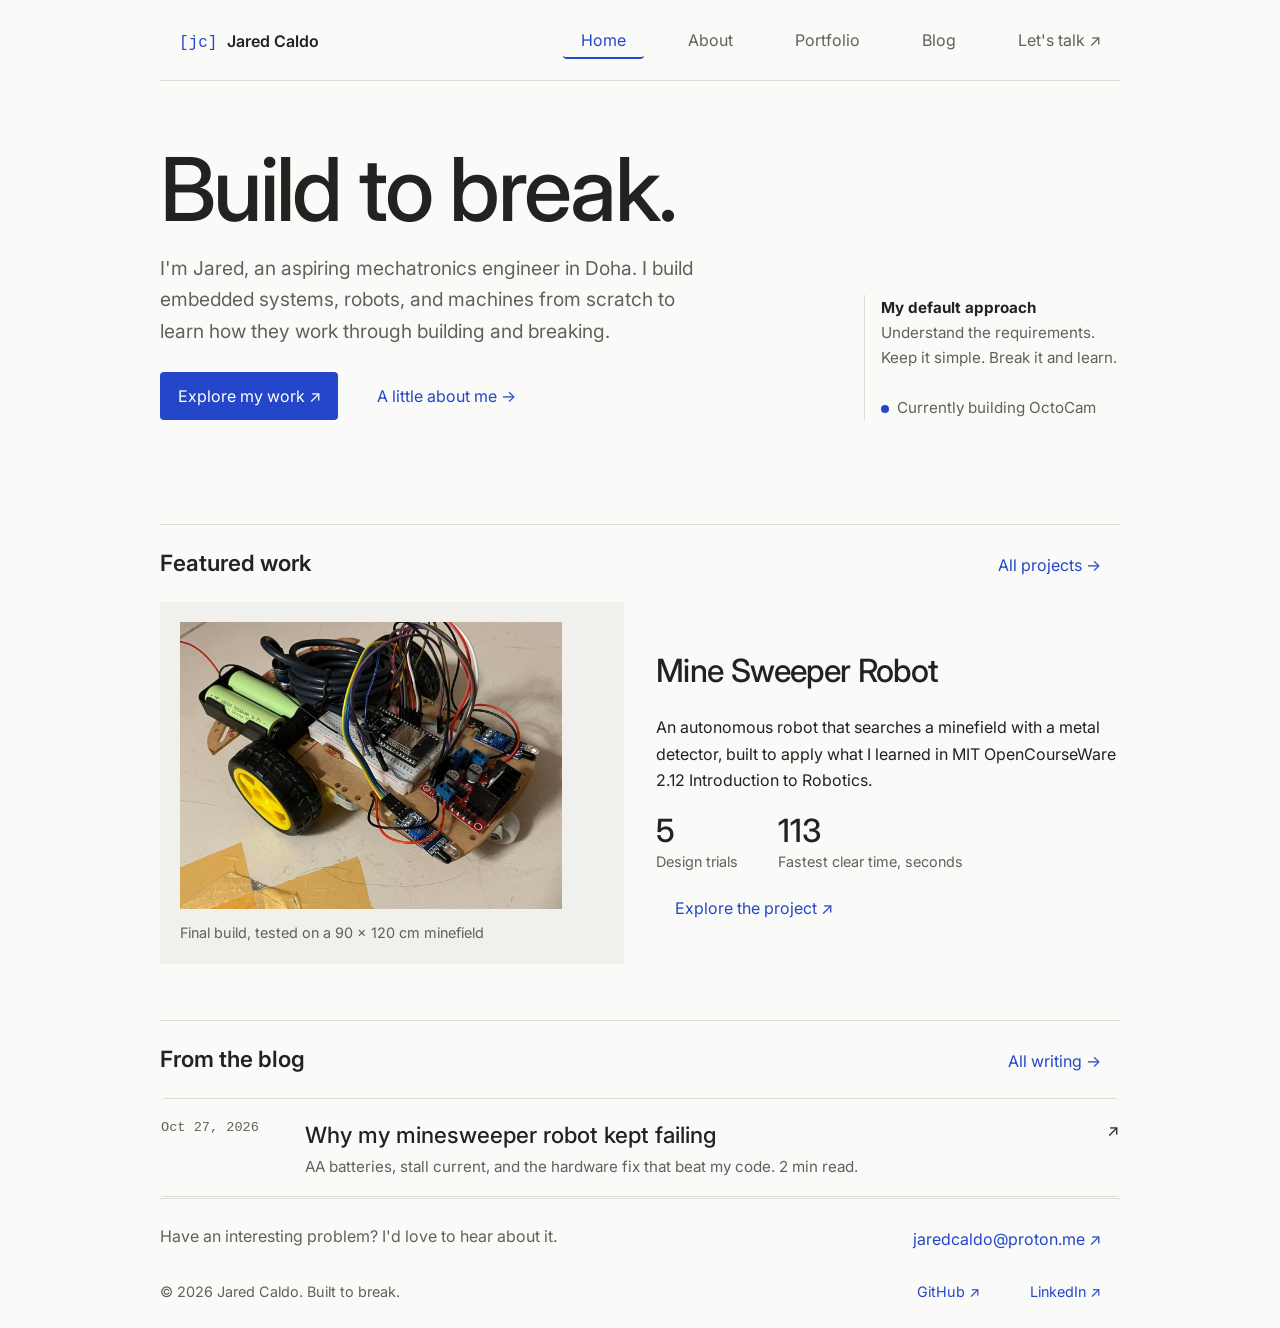
<file: index.html>
<!DOCTYPE html><html lang="en"><head><meta charset="utf-8"><meta name="viewport" content="width=device-width, initial-scale=1">
<title>Jared Caldo | Build to break</title><meta name="description" content="Jared Caldo builds embedded systems, robots, and machines from scratch."><link rel="preconnect" href="https://fonts.googleapis.com"><link rel="preconnect" href="https://fonts.gstatic.com" crossorigin><link rel="stylesheet" href="https://fonts.googleapis.com/css2?family=Inter:wght@400;500;600&display=swap"><link rel="stylesheet" href="/assets/css/style.css"></head>
<body><header class="wrap"><div class="bar"><a class="brand" href="/"><span>[jc]</span>Jared Caldo</a><nav><a href="/" aria-current="page">Home</a><a href="/about/">About</a><a href="/portfolio/">Portfolio</a><a href="/blog/">Blog</a><a href="mailto:jaredcaldo@proton.me">Let's talk ↗</a></nav></div></header>
<main class="wrap">
<div class="hero"><div><h1 class="big">Build to break.</h1><p class="lead">I'm Jared, an aspiring mechatronics engineer in Doha. I build embedded systems, robots, and machines from scratch to learn how they work through building and breaking.</p>
<a class="btn" href="/portfolio/">Explore my work ↗</a><a href="/about/">A little about me →</a></div>
<div class="side"><b>My default approach</b>Understand the requirements. Keep it simple. Break it and learn.<br><br><span class="now">Currently building OctoCam</span></div></div>
<div class="sec"><h2>Featured work</h2><a href="/portfolio/">All projects →</a></div><div class="feat"><div class="panel"><img src="/assets/img/mine-sweeper-final.jpg" alt="Wheeled robot with an ESP32, breadboard wiring, and two 18650 batteries on a two-wheel chassis"><p>Final build, tested on a 90 x 120 cm minefield</p></div><div><h3>Mine Sweeper Robot</h3><p>An autonomous robot that searches a minefield with a metal detector, built to apply what I learned in MIT OpenCourseWare 2.12 Introduction to Robotics.</p>
<div class="stats"><div><b>5</b><span>Design trials</span></div><div><b>113</b><span>Fastest clear time, seconds</span></div></div><a href="/portfolio/mine-sweeper-robot/">Explore the project ↗</a></div></div><div class="sec"><h2>From the blog</h2><a href="/blog/">All writing →</a></div><a class="row" href="/blog/minesweeper-power-problem/"><span class="date">Oct 27, 2026</span><span><strong>Why my minesweeper robot kept failing</strong><small>AA batteries, stall current, and the hardware fix that beat my code. 2 min read.</small></span><span>↗</span></a></main>
<footer class="wrap"><div class="foot"><span>Have an interesting problem? I'd love to hear about it.</span><a href="mailto:jaredcaldo@proton.me">jaredcaldo@proton.me ↗</a></div><div class="foot"><span>© 2026 Jared Caldo. Built to break.</span><span><a href="https://github.com/iluvtaho">GitHub ↗</a> &nbsp; <a href="https://www.linkedin.com/in/jared-caldo-1086653a9">LinkedIn ↗</a></span></div></footer></body></html>
</file>
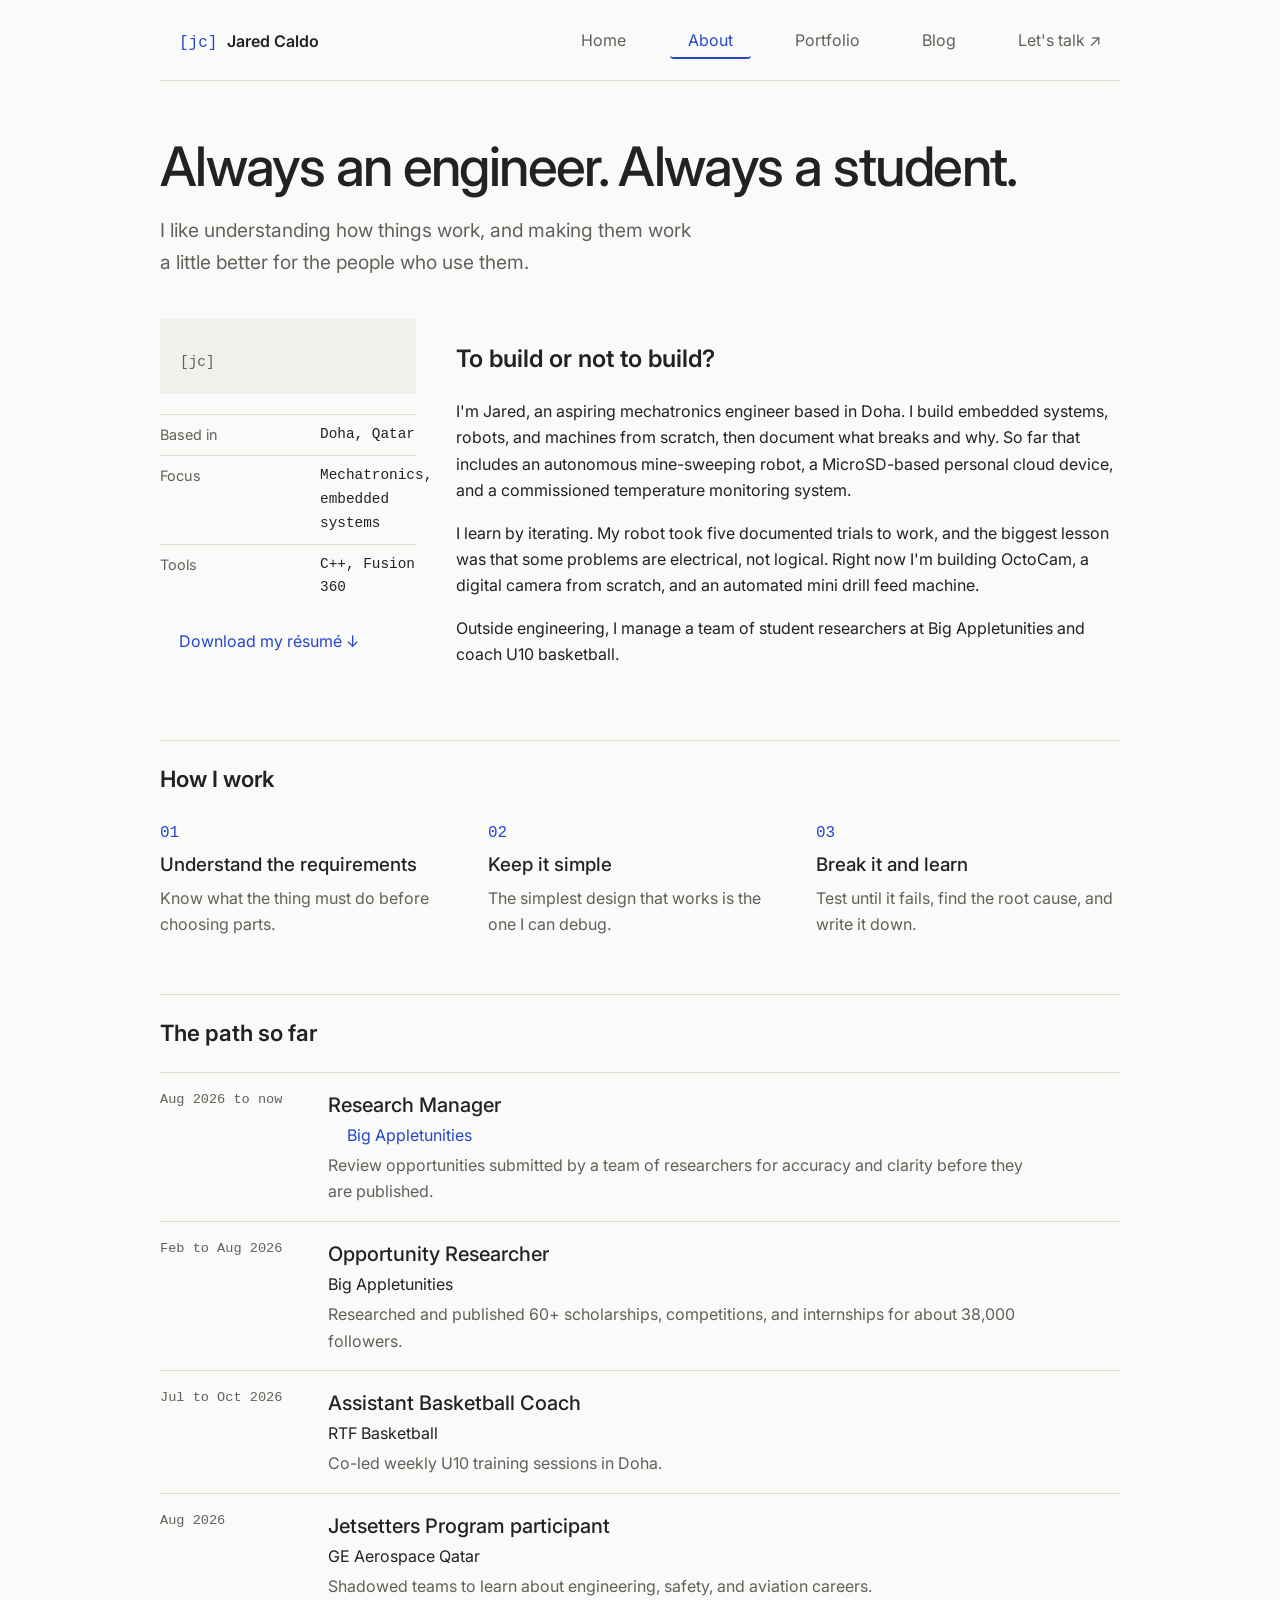
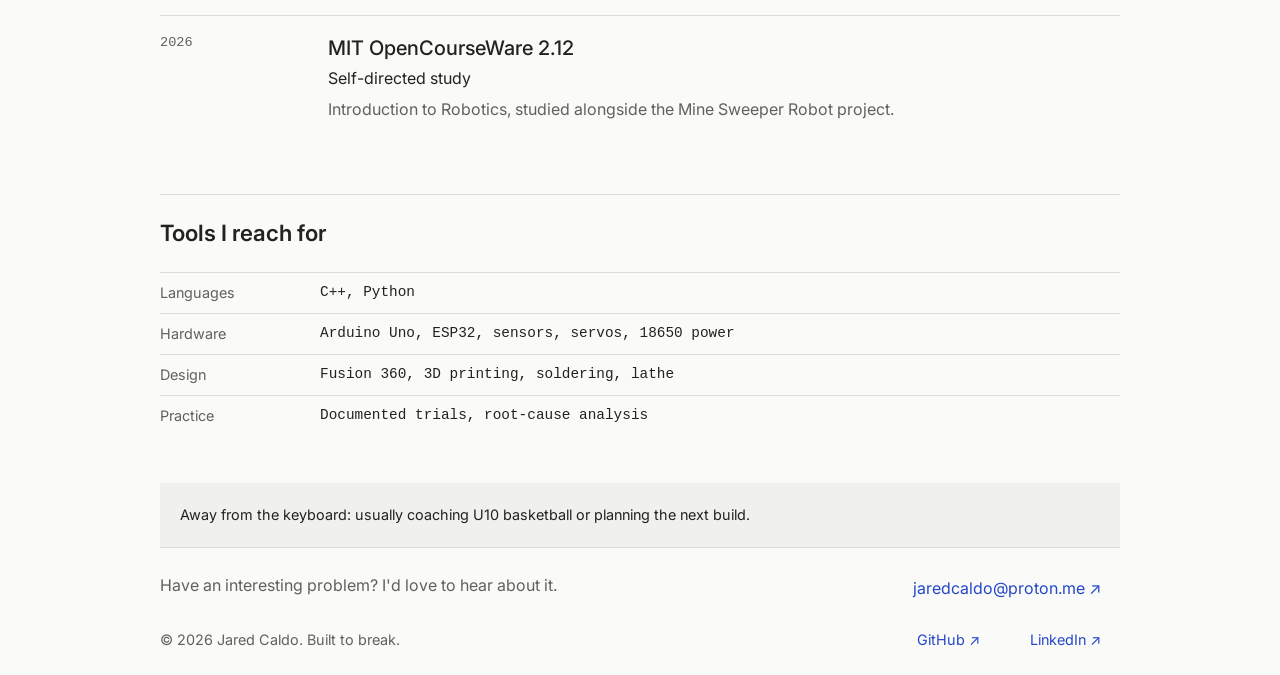
<file: about/index.html>
<!DOCTYPE html><html lang="en"><head><meta charset="utf-8"><meta name="viewport" content="width=device-width, initial-scale=1">
<title>About | Jared Caldo</title><meta name="description" content="About Jared Caldo: an aspiring mechatronics engineer in Doha."><link rel="preconnect" href="https://fonts.googleapis.com"><link rel="preconnect" href="https://fonts.gstatic.com" crossorigin><link rel="stylesheet" href="https://fonts.googleapis.com/css2?family=Inter:wght@400;500;600&display=swap"><link rel="stylesheet" href="/assets/css/style.css"></head>
<body><header class="wrap"><div class="bar"><a class="brand" href="/"><span>[jc]</span>Jared Caldo</a><nav><a href="/">Home</a><a href="/about/" aria-current="page">About</a><a href="/portfolio/">Portfolio</a><a href="/blog/">Blog</a><a href="mailto:jaredcaldo@proton.me">Let's talk ↗</a></nav></div></header>
<main class="wrap">
<div class="head"><h1>Always an engineer. Always a student.</h1><p class="lead">I like understanding how things work, and making them work a little better for the people who use them.</p></div>
<div class="two"><div><div class="panel"><p class="mark">[jc]</p></div><dl class="spec"><div><dt>Based in</dt><dd>Doha, Qatar</dd></div><div><dt>Focus</dt><dd>Mechatronics, embedded systems</dd></div><div><dt>Tools</dt><dd>C++, Fusion 360</dd></div></dl><a href="/assets/Jared_Caldo_Resume.pdf">Download my résumé ↓</a></div>
<div><h2>To build or not to build?</h2>
<p>I'm Jared, an aspiring mechatronics engineer based in Doha. I build embedded systems, robots, and machines from scratch, then document what breaks and why. So far that includes an autonomous mine-sweeping robot, a MicroSD-based personal cloud device, and a commissioned temperature monitoring system.</p>
<p>I learn by iterating. My robot took five documented trials to work, and the biggest lesson was that some problems are electrical, not logical. Right now I'm building OctoCam, a digital camera from scratch, and an automated mini drill feed machine.</p>
<p>Outside engineering, I manage a team of student researchers at Big Appletunities and coach U10 basketball.</p></div></div>
<div class="sec"><h2>How I work</h2></div><div class="cols"><div class="step"><b>01</b><h3>Understand the requirements</h3><p>Know what the thing must do before choosing parts.</p></div><div class="step"><b>02</b><h3>Keep it simple</h3><p>The simplest design that works is the one I can debug.</p></div><div class="step"><b>03</b><h3>Break it and learn</h3><p>Test until it fails, find the root cause, and write it down.</p></div></div>
<div class="sec"><h2>The path so far</h2></div><div class="tl">
<div><span class="date">Aug 2026 to now</span><div><h3>Research Manager</h3><a href="https://www.linkedin.com/in/jared-caldo-1086653a9">Big Appletunities</a><p>Review opportunities submitted by a team of researchers for accuracy and clarity before they are published.</p></div></div>
<div><span class="date">Feb to Aug 2026</span><div><h3>Opportunity Researcher</h3><span>Big Appletunities</span><p>Researched and published 60+ scholarships, competitions, and internships for about 38,000 followers.</p></div></div>
<div><span class="date">Jul to Oct 2026</span><div><h3>Assistant Basketball Coach</h3><span>RTF Basketball</span><p>Co-led weekly U10 training sessions in Doha.</p></div></div>
<div><span class="date">Aug 2026</span><div><h3>Jetsetters Program participant</h3><span>GE Aerospace Qatar</span><p>Shadowed teams to learn about engineering, safety, and aviation careers.</p></div></div>
<div><span class="date">2026</span><div><h3>MIT OpenCourseWare 2.12</h3><span>Self-directed study</span><p>Introduction to Robotics, studied alongside the Mine Sweeper Robot project.</p></div></div></div>
<div class="sec"><h2>Tools I reach for</h2></div><dl class="spec"><div><dt>Languages</dt><dd>C++, Python</dd></div><div><dt>Hardware</dt><dd>Arduino Uno, ESP32, sensors, servos, 18650 power</dd></div><div><dt>Design</dt><dd>Fusion 360, 3D printing, soldering, lathe</dd></div><div><dt>Practice</dt><dd>Documented trials, root-cause analysis</dd></div></dl>
<div class="panel" style="margin-top:3rem"><p style="margin:0;color:var(--ink)">Away from the keyboard: usually coaching U10 basketball or planning the next build.</p></div></main>
<footer class="wrap"><div class="foot"><span>Have an interesting problem? I'd love to hear about it.</span><a href="mailto:jaredcaldo@proton.me">jaredcaldo@proton.me ↗</a></div><div class="foot"><span>© 2026 Jared Caldo. Built to break.</span><span><a href="https://github.com/iluvtaho">GitHub ↗</a> &nbsp; <a href="https://www.linkedin.com/in/jared-caldo-1086653a9">LinkedIn ↗</a></span></div></footer></body></html>
</file>
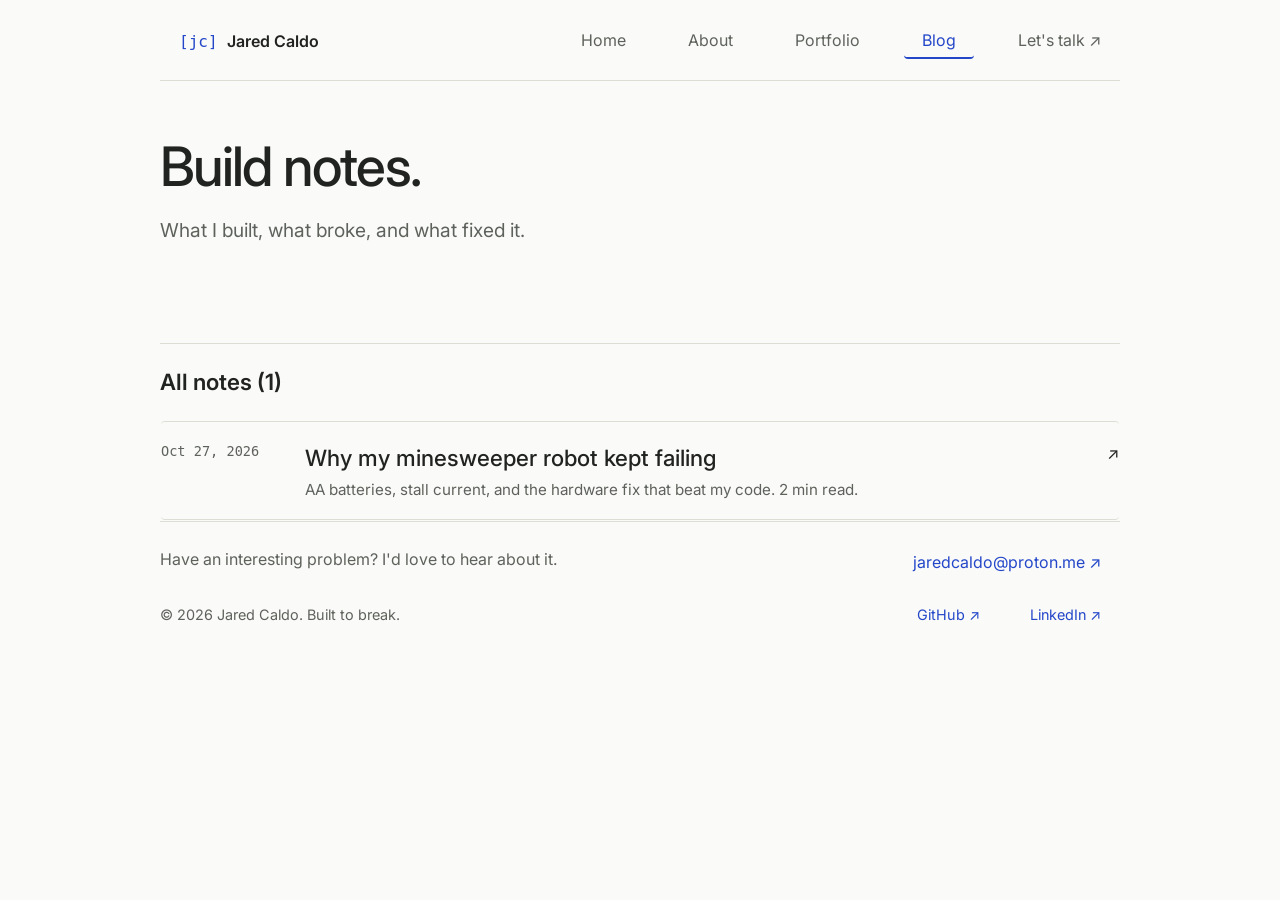
<file: blog/index.html>
<!DOCTYPE html><html lang="en"><head><meta charset="utf-8"><meta name="viewport" content="width=device-width, initial-scale=1">
<title>Blog | Jared Caldo</title><meta name="description" content="Build notes, failures, and fixes from Jared Caldo."><link rel="preconnect" href="https://fonts.googleapis.com"><link rel="preconnect" href="https://fonts.gstatic.com" crossorigin><link rel="stylesheet" href="https://fonts.googleapis.com/css2?family=Inter:wght@400;500;600&display=swap"><link rel="stylesheet" href="/assets/css/style.css"></head>
<body><header class="wrap"><div class="bar"><a class="brand" href="/"><span>[jc]</span>Jared Caldo</a><nav><a href="/">Home</a><a href="/about/">About</a><a href="/portfolio/">Portfolio</a><a href="/blog/" aria-current="page">Blog</a><a href="mailto:jaredcaldo@proton.me">Let's talk ↗</a></nav></div></header>
<main class="wrap">
<div class="head"><h1>Build notes.</h1><p class="lead">What I built, what broke, and what fixed it.</p></div><div class="sec"><h2>All notes (1)</h2></div><a class="row" href="/blog/minesweeper-power-problem/"><span class="date">Oct 27, 2026</span><span><strong>Why my minesweeper robot kept failing</strong><small>AA batteries, stall current, and the hardware fix that beat my code. 2 min read.</small></span><span>↗</span></a></main>
<footer class="wrap"><div class="foot"><span>Have an interesting problem? I'd love to hear about it.</span><a href="mailto:jaredcaldo@proton.me">jaredcaldo@proton.me ↗</a></div><div class="foot"><span>© 2026 Jared Caldo. Built to break.</span><span><a href="https://github.com/iluvtaho">GitHub ↗</a> &nbsp; <a href="https://www.linkedin.com/in/jared-caldo-1086653a9">LinkedIn ↗</a></span></div></footer></body></html>
</file>
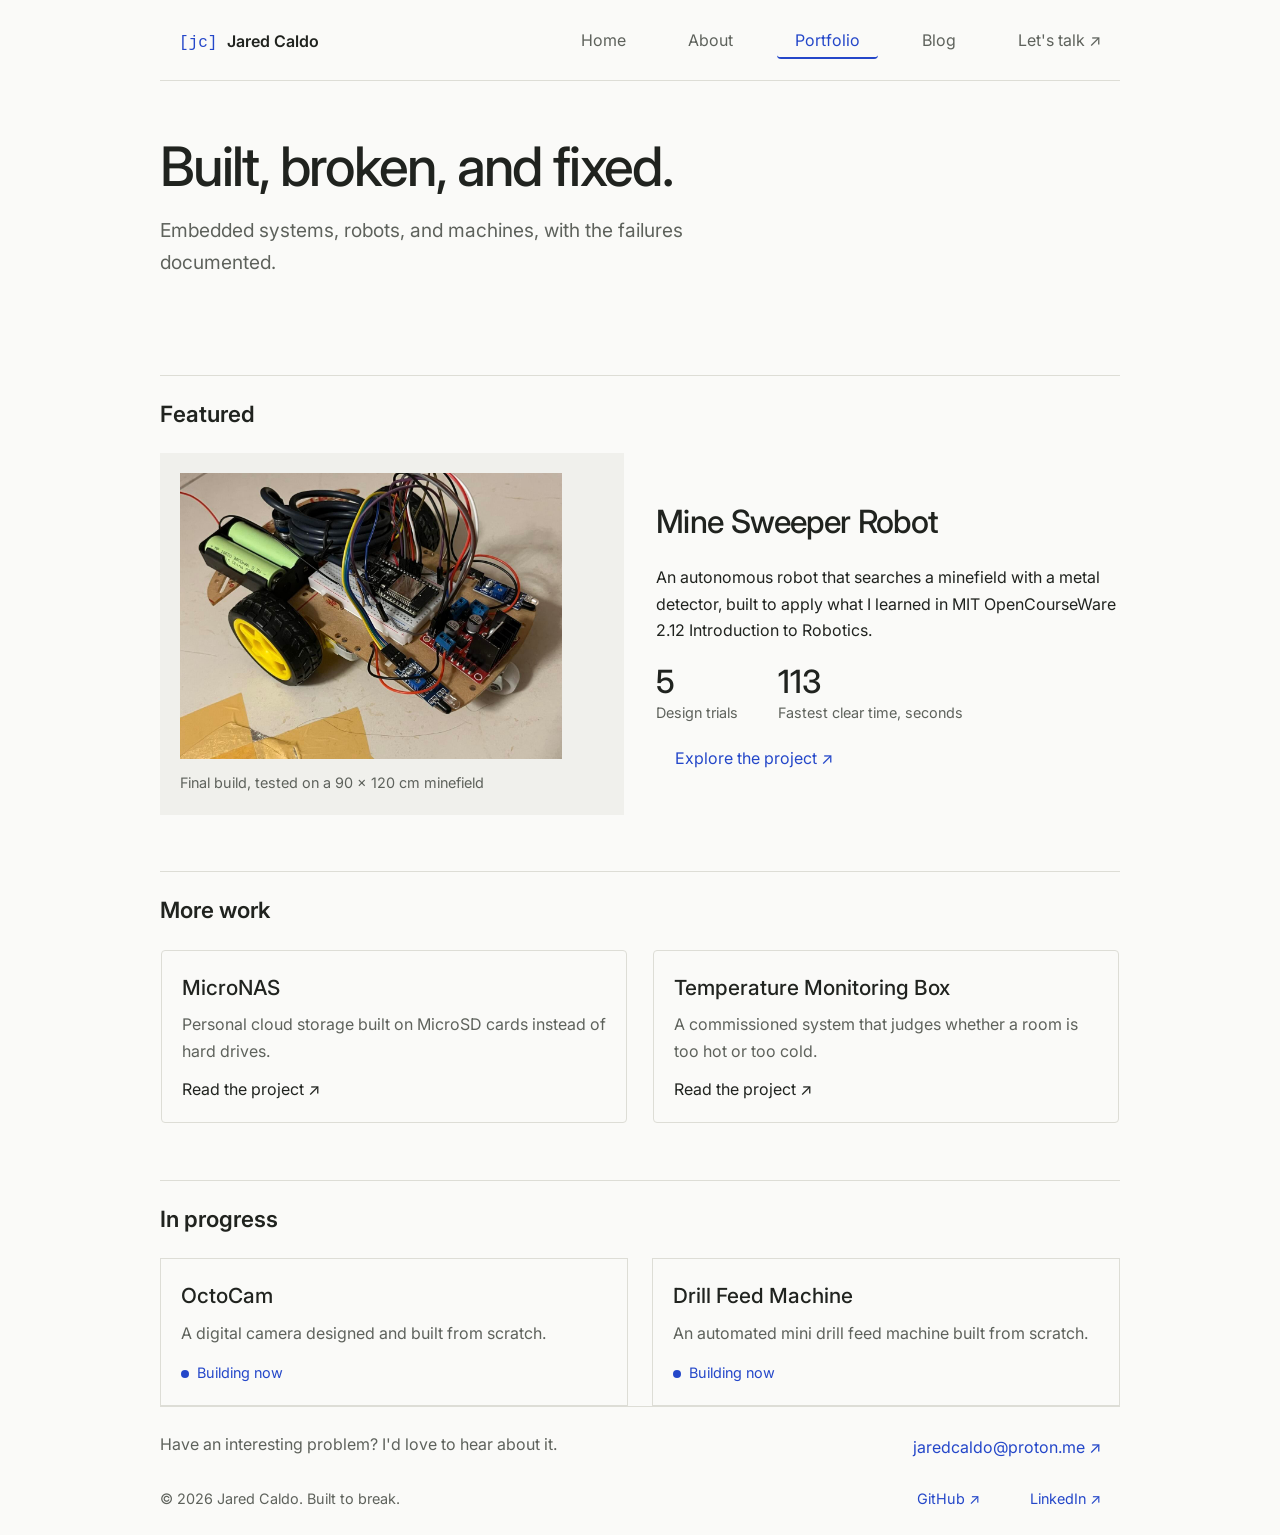
<file: portfolio/index.html>
<!DOCTYPE html><html lang="en"><head><meta charset="utf-8"><meta name="viewport" content="width=device-width, initial-scale=1">
<title>Portfolio | Jared Caldo</title><meta name="description" content="Robots, embedded devices, and machines by Jared Caldo."><link rel="preconnect" href="https://fonts.googleapis.com"><link rel="preconnect" href="https://fonts.gstatic.com" crossorigin><link rel="stylesheet" href="https://fonts.googleapis.com/css2?family=Inter:wght@400;500;600&display=swap"><link rel="stylesheet" href="/assets/css/style.css"></head>
<body><header class="wrap"><div class="bar"><a class="brand" href="/"><span>[jc]</span>Jared Caldo</a><nav><a href="/">Home</a><a href="/about/">About</a><a href="/portfolio/" aria-current="page">Portfolio</a><a href="/blog/">Blog</a><a href="mailto:jaredcaldo@proton.me">Let's talk ↗</a></nav></div></header>
<main class="wrap">
<div class="head"><h1>Built, broken, and fixed.</h1><p class="lead">Embedded systems, robots, and machines, with the failures documented.</p></div><div class="sec"><h2>Featured</h2></div><div class="feat"><div class="panel"><img src="/assets/img/mine-sweeper-final.jpg" alt="Wheeled robot with an ESP32, breadboard wiring, and two 18650 batteries on a two-wheel chassis"><p>Final build, tested on a 90 x 120 cm minefield</p></div><div><h3>Mine Sweeper Robot</h3><p>An autonomous robot that searches a minefield with a metal detector, built to apply what I learned in MIT OpenCourseWare 2.12 Introduction to Robotics.</p>
<div class="stats"><div><b>5</b><span>Design trials</span></div><div><b>113</b><span>Fastest clear time, seconds</span></div></div><a href="/portfolio/mine-sweeper-robot/">Explore the project ↗</a></div></div><div class="sec"><h2>More work</h2></div><div class="cols">
<a class="card" href="/portfolio/micronas/"><h3>MicroNAS</h3><p>Personal cloud storage built on MicroSD cards instead of hard drives.</p><span>Read the project ↗</span></a>
<a class="card" href="/portfolio/temperature-monitoring-box/"><h3>Temperature Monitoring Box</h3><p>A commissioned system that judges whether a room is too hot or too cold.</p><span>Read the project ↗</span></a></div><div class="sec"><h2>In progress</h2></div><div class="cols">
<div class="card"><h3>OctoCam</h3><p>A digital camera designed and built from scratch.</p><span class="now">Building now</span></div>
<div class="card"><h3>Drill Feed Machine</h3><p>An automated mini drill feed machine built from scratch.</p><span class="now">Building now</span></div></div></main>
<footer class="wrap"><div class="foot"><span>Have an interesting problem? I'd love to hear about it.</span><a href="mailto:jaredcaldo@proton.me">jaredcaldo@proton.me ↗</a></div><div class="foot"><span>© 2026 Jared Caldo. Built to break.</span><span><a href="https://github.com/iluvtaho">GitHub ↗</a> &nbsp; <a href="https://www.linkedin.com/in/jared-caldo-1086653a9">LinkedIn ↗</a></span></div></footer></body></html>
</file>
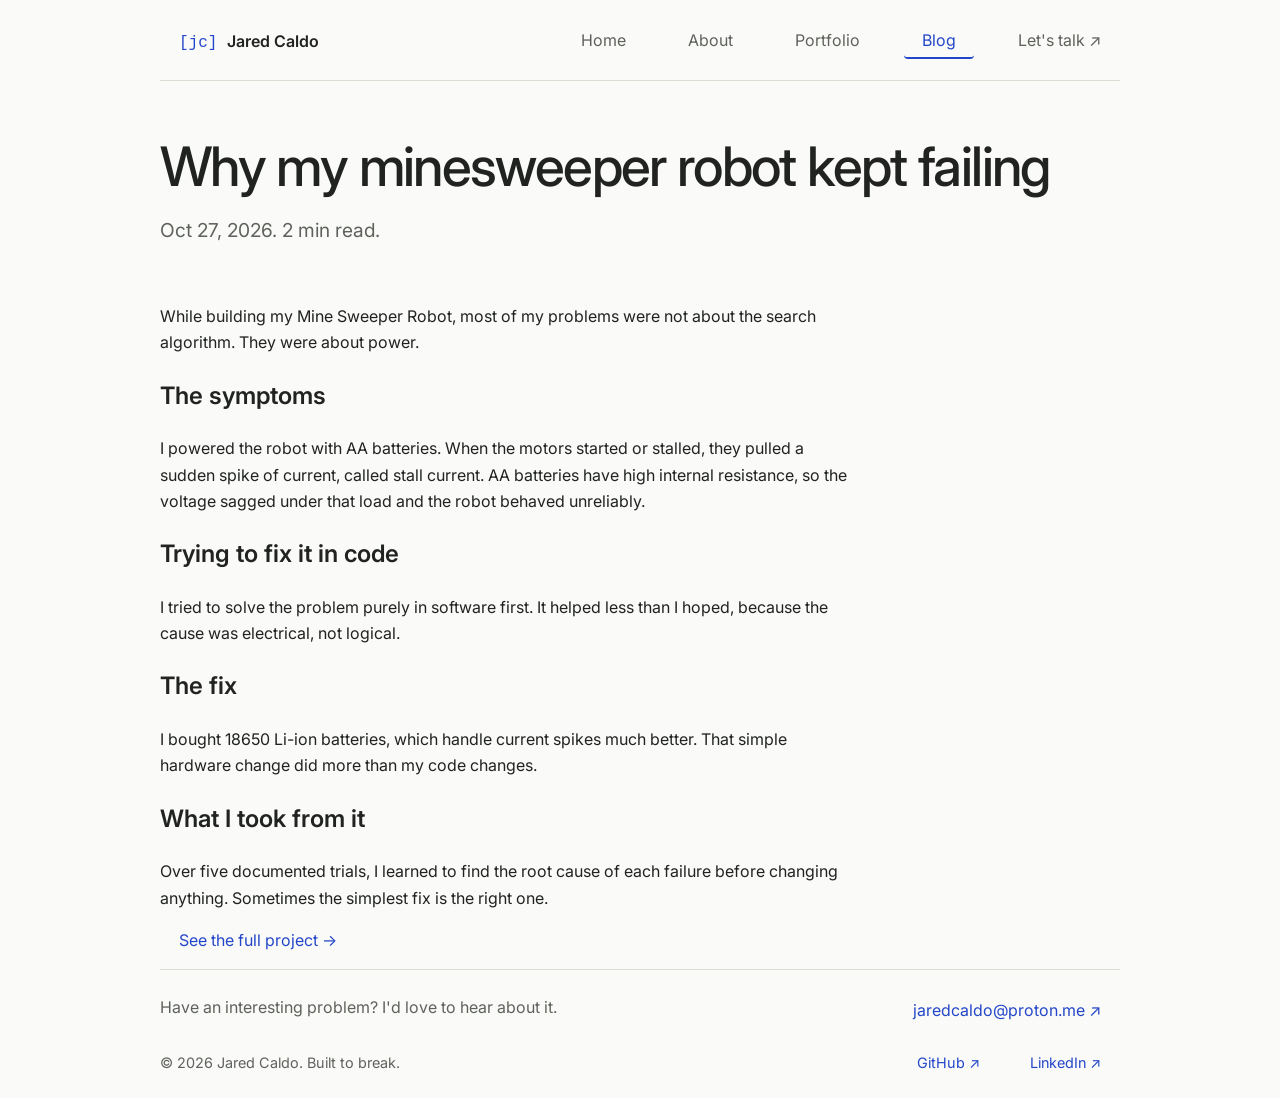
<file: blog/minesweeper-power-problem/index.html>
<!DOCTYPE html><html lang="en"><head><meta charset="utf-8"><meta name="viewport" content="width=device-width, initial-scale=1">
<title>Why my minesweeper robot kept failing | Jared Caldo</title><meta name="description" content="How battery internal resistance and stall current broke my robot, and what fixed it."><link rel="preconnect" href="https://fonts.googleapis.com"><link rel="preconnect" href="https://fonts.gstatic.com" crossorigin><link rel="stylesheet" href="https://fonts.googleapis.com/css2?family=Inter:wght@400;500;600&display=swap"><link rel="stylesheet" href="/assets/css/style.css"></head>
<body><header class="wrap"><div class="bar"><a class="brand" href="/"><span>[jc]</span>Jared Caldo</a><nav><a href="/">Home</a><a href="/about/">About</a><a href="/portfolio/">Portfolio</a><a href="/blog/" aria-current="page">Blog</a><a href="mailto:jaredcaldo@proton.me">Let's talk ↗</a></nav></div></header>
<main class="wrap">
<div class="head"><h1>Why my minesweeper robot kept failing</h1><p class="lead">Oct 27, 2026. 2 min read.</p></div>
<p>While building my Mine Sweeper Robot, most of my problems were not about the search algorithm. They were about power.</p>
<h2>The symptoms</h2><p>I powered the robot with AA batteries. When the motors started or stalled, they pulled a sudden spike of current, called stall current. AA batteries have high internal resistance, so the voltage sagged under that load and the robot behaved unreliably.</p>
<h2>Trying to fix it in code</h2><p>I tried to solve the problem purely in software first. It helped less than I hoped, because the cause was electrical, not logical.</p>
<h2>The fix</h2><p>I bought 18650 Li-ion batteries, which handle current spikes much better. That simple hardware change did more than my code changes.</p>
<h2>What I took from it</h2><p>Over five documented trials, I learned to find the root cause of each failure before changing anything. Sometimes the simplest fix is the right one.</p>
<p><a href="/portfolio/mine-sweeper-robot/">See the full project →</a></p></main>
<footer class="wrap"><div class="foot"><span>Have an interesting problem? I'd love to hear about it.</span><a href="mailto:jaredcaldo@proton.me">jaredcaldo@proton.me ↗</a></div><div class="foot"><span>© 2026 Jared Caldo. Built to break.</span><span><a href="https://github.com/iluvtaho">GitHub ↗</a> &nbsp; <a href="https://www.linkedin.com/in/jared-caldo-1086653a9">LinkedIn ↗</a></span></div></footer></body></html>
</file>
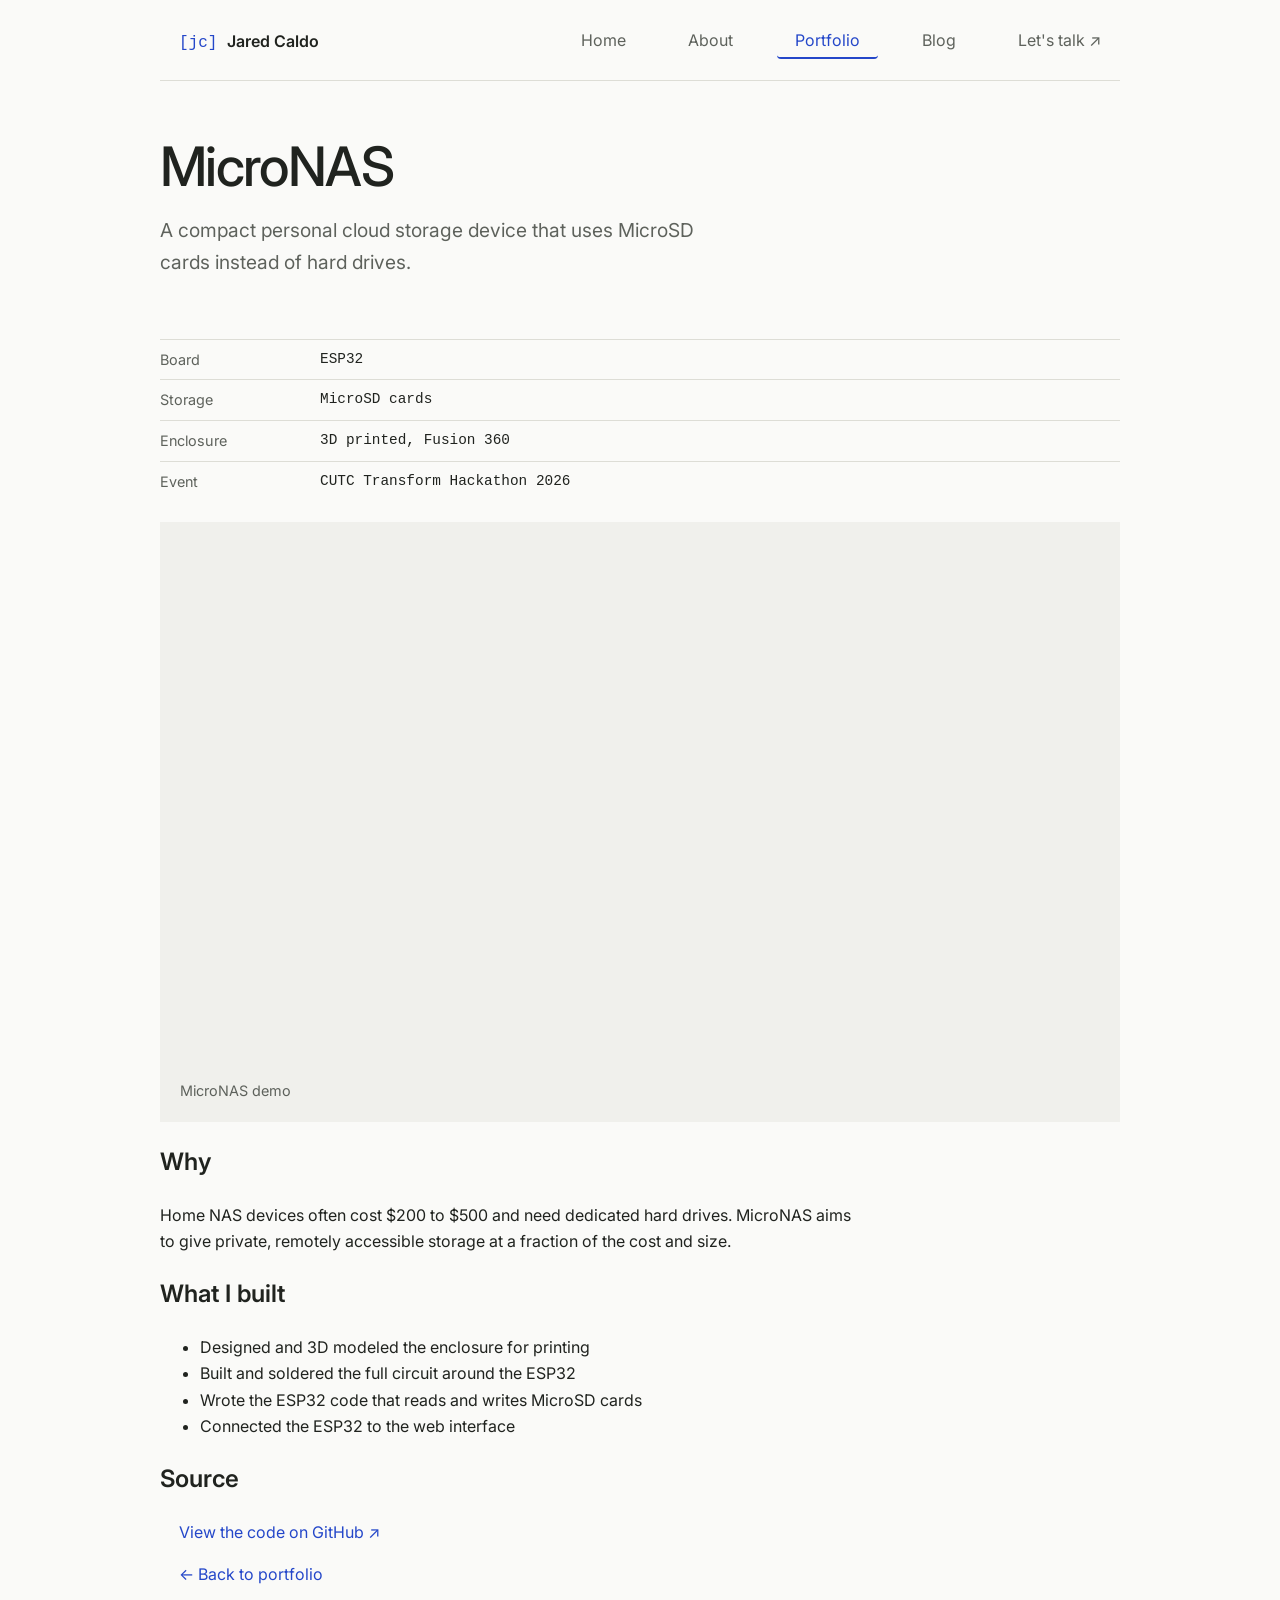
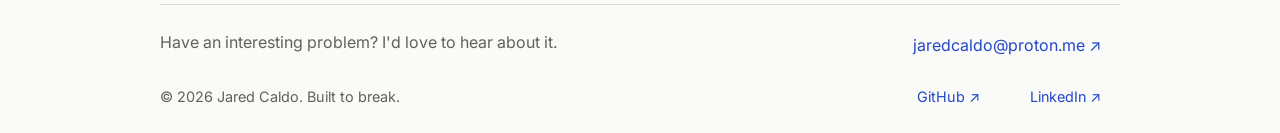
<file: portfolio/micronas/index.html>
<!DOCTYPE html><html lang="en"><head><meta charset="utf-8"><meta name="viewport" content="width=device-width, initial-scale=1">
<title>MicroNAS | Jared Caldo</title><meta name="description" content="A compact personal cloud storage device that uses MicroSD cards instead of hard drives."><link rel="preconnect" href="https://fonts.googleapis.com"><link rel="preconnect" href="https://fonts.gstatic.com" crossorigin><link rel="stylesheet" href="https://fonts.googleapis.com/css2?family=Inter:wght@400;500;600&display=swap"><link rel="stylesheet" href="/assets/css/style.css"></head>
<body><header class="wrap"><div class="bar"><a class="brand" href="/"><span>[jc]</span>Jared Caldo</a><nav><a href="/">Home</a><a href="/about/">About</a><a href="/portfolio/" aria-current="page">Portfolio</a><a href="/blog/">Blog</a><a href="mailto:jaredcaldo@proton.me">Let's talk ↗</a></nav></div></header>
<main class="wrap"><div class="head"><h1>MicroNAS</h1><p class="lead">A compact personal cloud storage device that uses MicroSD cards instead of hard drives.</p></div><dl class="spec"><div><dt>Board</dt><dd>ESP32</dd></div><div><dt>Storage</dt><dd>MicroSD cards</dd></div><div><dt>Enclosure</dt><dd>3D printed, Fusion 360</dd></div><div><dt>Event</dt><dd>CUTC Transform Hackathon 2026</dd></div></dl><div class="panel"><div style="aspect-ratio:16/9"><iframe src="https://www.youtube.com/embed/Y5kKutoEmmg" title="MicroNAS demo" style="width:100%;height:100%;border:0" loading="lazy" allowfullscreen></iframe></div><p>MicroNAS demo</p>
</div><h2>Why</h2><p>Home NAS devices often cost $200 to $500 and need dedicated hard drives. MicroNAS aims to give private, remotely accessible storage at a fraction of the cost and size.</p><h2>What I built</h2><ul><li>Designed and 3D modeled the enclosure for printing</li><li>Built and soldered the full circuit around the ESP32</li><li>Wrote the ESP32 code that reads and writes MicroSD cards</li><li>Connected the ESP32 to the web interface</li></ul><h2>Source</h2><p><a href="https://github.com/iluvtaho/MicroNAS">View the code on GitHub ↗</a><p><a href="/portfolio/">← Back to portfolio</a></p></main>
<footer class="wrap"><div class="foot"><span>Have an interesting problem? I'd love to hear about it.</span><a href="mailto:jaredcaldo@proton.me">jaredcaldo@proton.me ↗</a></div><div class="foot"><span>© 2026 Jared Caldo. Built to break.</span><span><a href="https://github.com/iluvtaho">GitHub ↗</a> &nbsp; <a href="https://www.linkedin.com/in/jared-caldo-1086653a9">LinkedIn ↗</a></span></div></footer></body></html>
</file>
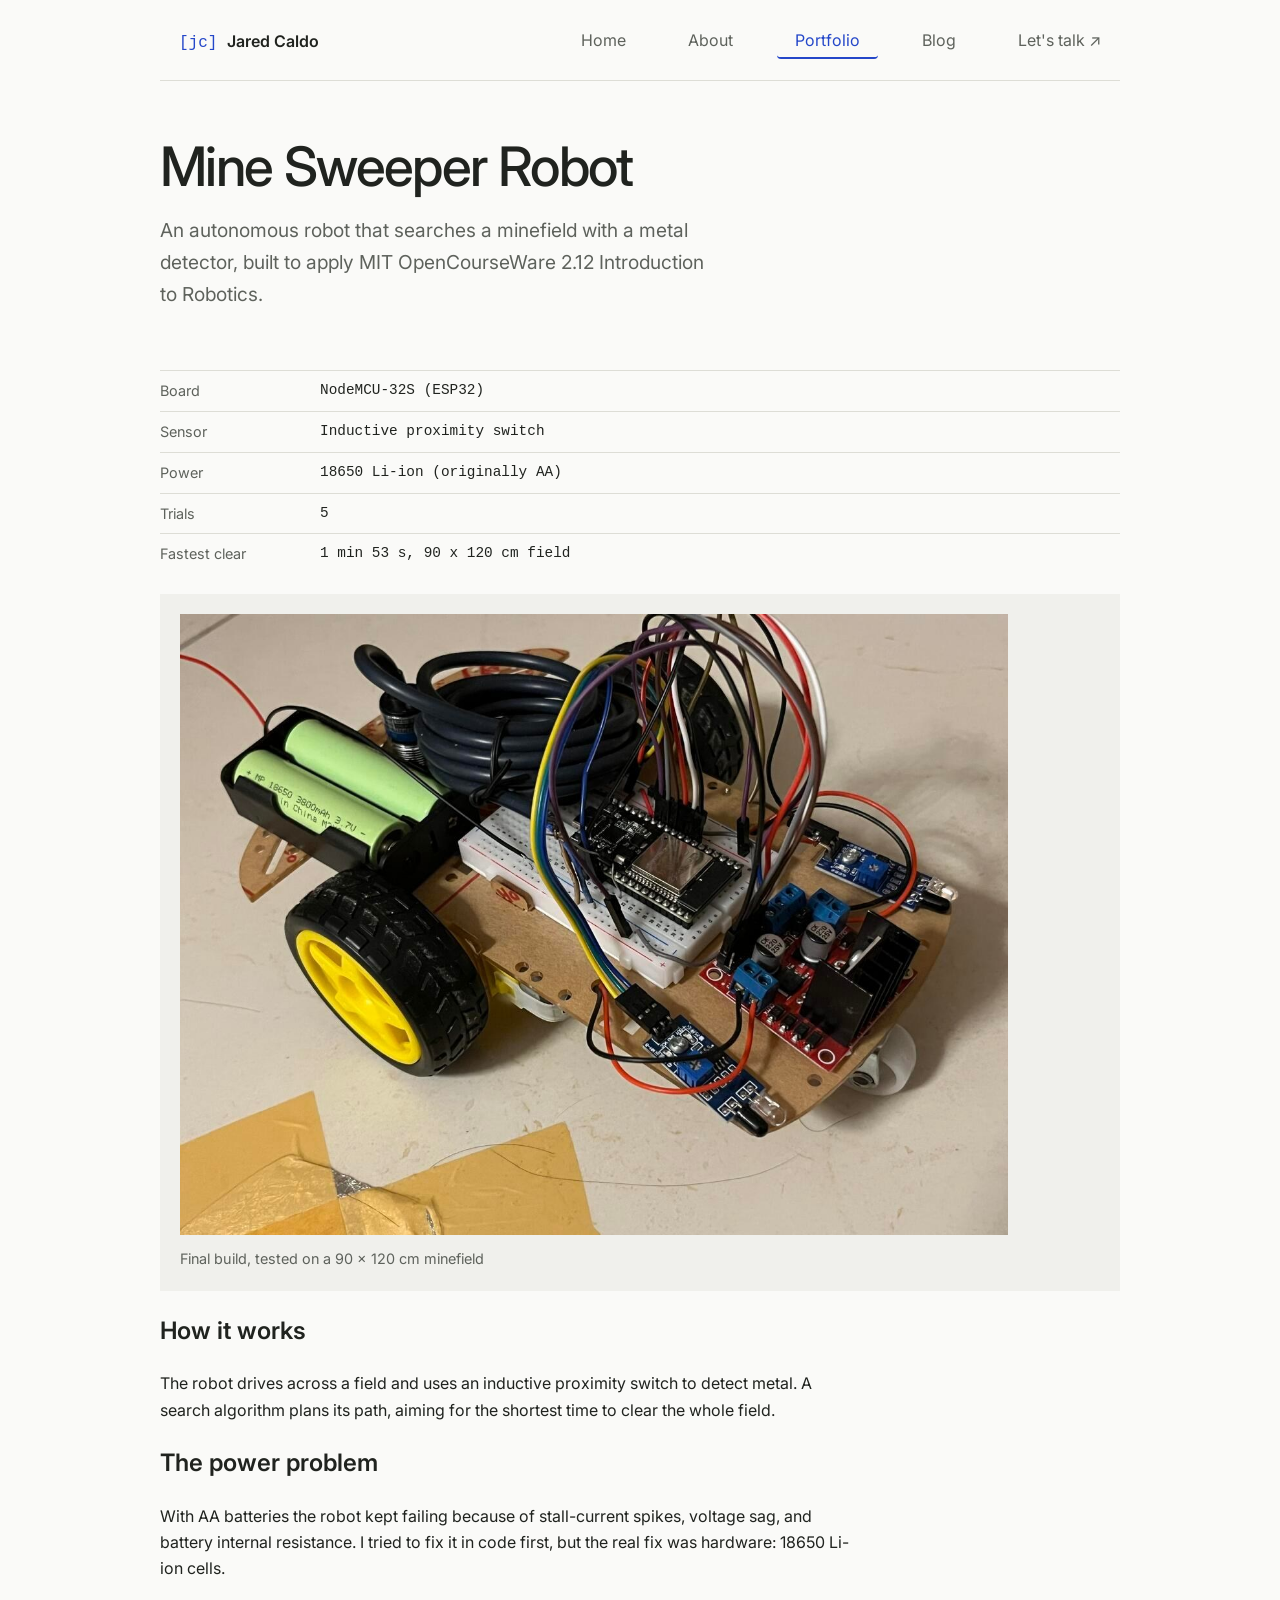
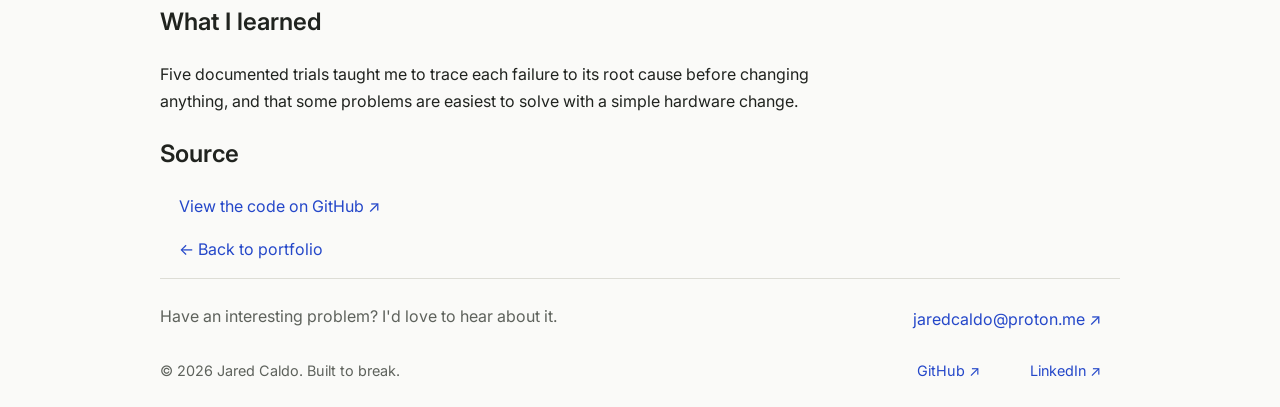
<file: portfolio/mine-sweeper-robot/index.html>
<!DOCTYPE html><html lang="en"><head><meta charset="utf-8"><meta name="viewport" content="width=device-width, initial-scale=1">
<title>Mine Sweeper Robot | Jared Caldo</title><meta name="description" content="An autonomous robot that searches a minefield with a metal detector, built to apply MIT OpenCourseWare 2.12 Introduction to Robotics."><link rel="preconnect" href="https://fonts.googleapis.com"><link rel="preconnect" href="https://fonts.gstatic.com" crossorigin><link rel="stylesheet" href="https://fonts.googleapis.com/css2?family=Inter:wght@400;500;600&display=swap"><link rel="stylesheet" href="/assets/css/style.css"></head>
<body><header class="wrap"><div class="bar"><a class="brand" href="/"><span>[jc]</span>Jared Caldo</a><nav><a href="/">Home</a><a href="/about/">About</a><a href="/portfolio/" aria-current="page">Portfolio</a><a href="/blog/">Blog</a><a href="mailto:jaredcaldo@proton.me">Let's talk ↗</a></nav></div></header>
<main class="wrap"><div class="head"><h1>Mine Sweeper Robot</h1><p class="lead">An autonomous robot that searches a minefield with a metal detector, built to apply MIT OpenCourseWare 2.12 Introduction to Robotics.</p></div><dl class="spec"><div><dt>Board</dt><dd>NodeMCU-32S (ESP32)</dd></div><div><dt>Sensor</dt><dd>Inductive proximity switch</dd></div><div><dt>Power</dt><dd>18650 Li-ion (originally AA)</dd></div><div><dt>Trials</dt><dd>5</dd></div><div><dt>Fastest clear</dt><dd>1 min 53 s, 90 x 120 cm field</dd></div></dl><div class="panel"><img src="/assets/img/mine-sweeper-final.jpg" alt="Mine Sweeper Robot"><p>Final build, tested on a 90 x 120 cm minefield</p></div><h2>How it works</h2><p>The robot drives across a field and uses an inductive proximity switch to detect metal. A search algorithm plans its path, aiming for the shortest time to clear the whole field.</p><h2>The power problem</h2><p>With AA batteries the robot kept failing because of stall-current spikes, voltage sag, and battery internal resistance. I tried to fix it in code first, but the real fix was hardware: 18650 Li-ion cells.</p><h2>What I learned</h2><p>Five documented trials taught me to trace each failure to its root cause before changing anything, and that some problems are easiest to solve with a simple hardware change.</p><h2>Source</h2><p><a href="https://github.com/iluvtaho/mine-sweeper-robot">View the code on GitHub ↗</a></p><p><a href="/portfolio/">← Back to portfolio</a></p></main>
<footer class="wrap"><div class="foot"><span>Have an interesting problem? I'd love to hear about it.</span><a href="mailto:jaredcaldo@proton.me">jaredcaldo@proton.me ↗</a></div><div class="foot"><span>© 2026 Jared Caldo. Built to break.</span><span><a href="https://github.com/iluvtaho">GitHub ↗</a> &nbsp; <a href="https://www.linkedin.com/in/jared-caldo-1086653a9">LinkedIn ↗</a></span></div></footer></body></html>
</file>
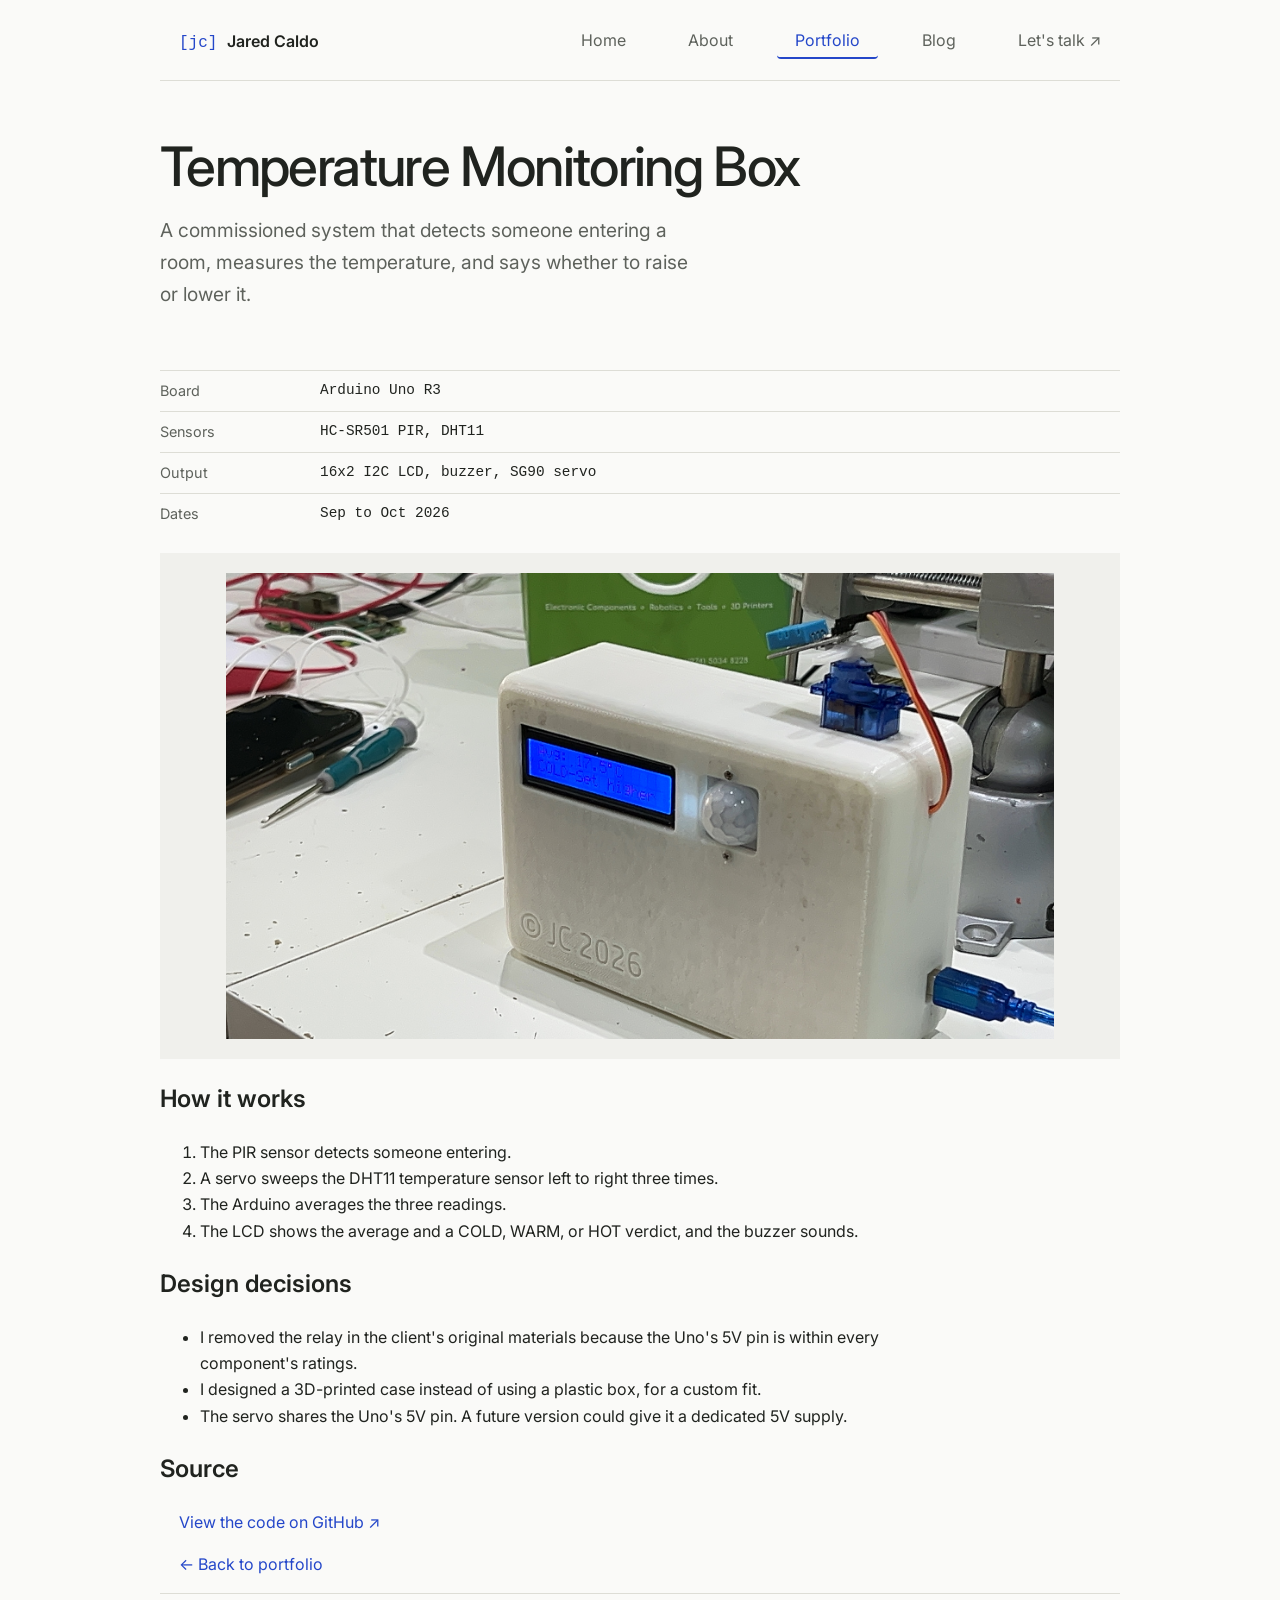
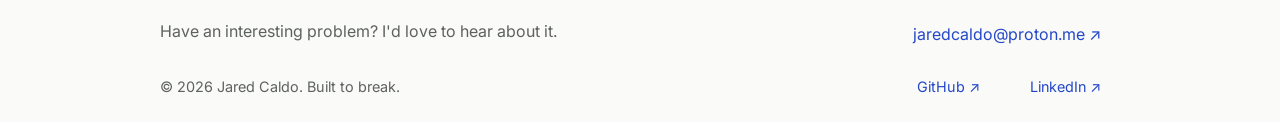
<file: portfolio/temperature-monitoring-box/index.html>
<!DOCTYPE html><html lang="en"><head><meta charset="utf-8"><meta name="viewport" content="width=device-width, initial-scale=1">
<title>Temperature Monitoring Box | Jared Caldo</title><meta name="description" content="A commissioned system that detects someone entering a room, measures the temperature, and says whether to raise or lower it."><link rel="preconnect" href="https://fonts.googleapis.com"><link rel="preconnect" href="https://fonts.gstatic.com" crossorigin><link rel="stylesheet" href="https://fonts.googleapis.com/css2?family=Inter:wght@400;500;600&display=swap"><link rel="stylesheet" href="/assets/css/style.css"></head>
<body><header class="wrap"><div class="bar"><a class="brand" href="/"><span>[jc]</span>Jared Caldo</a><nav><a href="/">Home</a><a href="/about/">About</a><a href="/portfolio/" aria-current="page">Portfolio</a><a href="/blog/">Blog</a><a href="mailto:jaredcaldo@proton.me">Let's talk ↗</a></nav></div></header>
<main class="wrap"><div class="head"><h1>Temperature Monitoring Box</h1><p class="lead">A commissioned system that detects someone entering a room, measures the temperature, and says whether to raise or lower it.</p></div><dl class="spec"><div><dt>Board</dt><dd>Arduino Uno R3</dd></div><div><dt>Sensors</dt><dd>HC-SR501 PIR, DHT11</dd></div><div><dt>Output</dt><dd>16x2 I2C LCD, buzzer, SG90 servo</dd></div><div><dt>Dates</dt><dd>Sep to Oct 2026</dd></div></dl><div class="panel ph"><img src="/assets/img/temperature-monitoring-box.JPG"></div><h2>How it works</h2><ol><li>The PIR sensor detects someone entering.</li><li>A servo sweeps the DHT11 temperature sensor left to right three times.</li><li>The Arduino averages the three readings.</li><li>The LCD shows the average and a COLD, WARM, or HOT verdict, and the buzzer sounds.</li></ol><h2>Design decisions</h2><ul><li>I removed the relay in the client's original materials because the Uno's 5V pin is within every component's ratings.</li><li>I designed a 3D-printed case instead of using a plastic box, for a custom fit.</li><li>The servo shares the Uno's 5V pin. A future version could give it a dedicated 5V supply.</li></ul><h2>Source</h2><p><a href="https://github.com/iluvtaho/Automated-temp-monitoring-box">View the code on GitHub ↗</a></p><p><a href="/portfolio/">← Back to portfolio</a></p></main>
<footer class="wrap"><div class="foot"><span>Have an interesting problem? I'd love to hear about it.</span><a href="mailto:jaredcaldo@proton.me">jaredcaldo@proton.me ↗</a></div><div class="foot"><span>© 2026 Jared Caldo. Built to break.</span><span><a href="https://github.com/iluvtaho">GitHub ↗</a> &nbsp; <a href="https://www.linkedin.com/in/jared-caldo-1086653a9">LinkedIn ↗</a></span></div></footer></body></html>
</file>
<file: assets/css/style.css>
:root{--bg:#FAFAF8;--ink:#20231F;--mut:#5E625C;--line:#DDDDD6;--panel:#F0F0EC;--ac:#2447C9}
*{box-sizing:border-box}
body{margin:0;background:var(--bg);color:var(--ink);font:1rem/1.65 Inter,system-ui,-apple-system,"Segoe UI",Roboto,sans-serif}
.wrap{max-width:64rem;margin:0 auto;padding:0 clamp(1rem,5vw,2rem)}
a{color:var(--ac);text-decoration:none;transition-duration: 1s;border-radius:.25rem; padding: 2px 18px; margin: 1px; outline: rgba(255, 255, 255, 0); outline-offset: -2px;}a:hover{text-decoration:none;color: var(--ac); outline: 2px solid var(--ac); outline-offset: 3px;}
a:focus-visible{outline:2px solid var(--ac);outline-offset:3px}
img{max-width:90%;height:auto;display:block;transition-duration: 1.5s;}
img:hover{max-width:100%;display: block;}
p,li{max-width:70ch}
.bar{display:flex;flex-wrap:wrap;gap:.5rem 1.5rem;align-items:center;justify-content:space-between;padding:1.5rem 0 1.25rem;border-bottom:1px solid var(--line)}
.brand{color:var(--ink);font-weight:600}.brand span{font-family:ui-monospace,SFMono-Regular,Menlo,Consolas,monospace;color:var(--ac);font-weight:400;margin-right:.6rem}
nav{display:flex;flex-wrap:wrap;gap:1.5rem}nav a{color:var(--mut);padding-bottom:.2rem;border-bottom:2px solid transparent}
nav a[aria-current]{color:var(--ac);border-color:var(--ac)}
h1{font-weight:500;letter-spacing:-.03em;line-height:1.08;font-size:clamp(2.2rem,6vw,3.4rem);margin:0}
h1.big{font-size:clamp(2.8rem,10vw,5.5rem);line-height:1}
h2{font-weight:600}
.lead{font-size:1.2rem;color:var(--mut);max-width:34rem;margin:1.25rem 0 0}
.hero{padding:4rem 0 3rem;display:grid;grid-template-columns:1fr 16rem;gap:2rem;align-items:end}
.head{padding:3.5rem 0 2.5rem}
.btn{display:inline-block;background:var(--ac);color:#fff;padding:.7rem 1.1rem;border-radius:.25rem;margin:1.5rem 1.25rem 0 0; transition-duration: 0.5s;}
.btn:hover{text-decoration:none;opacity:.9;padding: 2% 4%;color:#fff;}
.side{border-left:1px solid var(--line);padding-left:1rem;color:var(--mut);font-size:.95rem}
.side b{display:block;color:var(--ink)}
.now::before{content:"";display:inline-block;width:.5rem;height:.5rem;border-radius:50%;background:var(--ac);margin-right:.5rem}
.sec{display:flex;justify-content:space-between;align-items:baseline;border-top:1px solid var(--line);padding-top:1.25rem;margin:3.5rem 0 1.25rem}
.sec h2{margin:0;font-size:1.4rem}
.feat{display:grid;grid-template-columns:1fr 1fr;gap:2rem;align-items:center}
.panel{background:var(--panel);padding:1.25rem} 
.panel p{color:var(--mut);margin:.75rem 0 0;font-size:.9rem}
.ph{display:grid;place-items:center;min-height:11rem;color:var(--mut);text-align:center}
.feat h3{font-size:2rem;font-weight:500;margin:0 0 .5rem;letter-spacing:-.02em}
.stats{display:flex;gap:2.5rem;margin:1.25rem 0}
.stats b{display:block;font-size:2rem;font-weight:500;line-height:1.1}
.stats span{color:var(--mut);font-size:.9rem}
.row{display:grid;grid-template-columns:8rem 1fr auto;gap:1rem;padding:1.1rem 0;border-top:1px solid var(--line);border-bottom:1px solid var(--line);color:var(--ink)}
.row strong{font-size:1.4rem;font-weight:500}.row small{display:block;color:var(--mut);font-size:.95rem}
.date{color:var(--mut);font-family:ui-monospace,SFMono-Regular,Menlo,Consolas,monospace;font-size:.85rem}
.cols{display:grid;grid-template-columns:repeat(auto-fit,minmax(16rem,1fr));gap:1.5rem}
.card{border:1px solid var(--line);padding:1.25rem;color:var(--ink);display:block}
a.card:hover{border-color:var(--ac);text-decoration:none}
.card h3{margin:0 0 .4rem;font-weight:500;font-size:1.3rem}
.card p{color:var(--mut);margin:0 0 .75rem}
.card .now{color:var(--ac);font-size:.9rem}
.spec{margin:1.25rem 0}.spec div{display:grid;grid-template-columns:9rem 1fr;gap:1rem;padding:.5rem 0;border-top:1px solid var(--line)}
.spec dt{color:var(--mut);font-size:.9rem}.spec dd{margin:0;font-family:ui-monospace,SFMono-Regular,Menlo,Consolas,monospace;font-size:.9rem}
.tl>div{display:grid;grid-template-columns:9rem 1fr;gap:1.5rem;padding:1rem 0;border-top:1px solid var(--line)}
.tl h3{margin:0;font-weight:500;font-size:1.25rem}.tl p{margin:.25rem 0 0;color:var(--mut)}
.two{display:grid;grid-template-columns:16rem 1fr;gap:2.5rem}
.mark{font-family:ui-monospace,SFMono-Regular,Menlo,Consolas,monospace;font-size:3rem;color:var(--ac);margin:0}
.step b{font-family:ui-monospace,SFMono-Regular,Menlo,Consolas,monospace;color:var(--ac);font-weight:400}.step h3{margin:.25rem 0;font-weight:500}.step p{color:var(--mut);margin:0}
.foot{display:flex;flex-wrap:wrap;justify-content:space-between;gap:.5rem 1.5rem;border-top:1px solid var(--line);padding:1.5rem 0;color:var(--mut)}
footer{margin-top:4rem}footer .foot+.foot{border:0;padding-top:0;font-size:.9rem}
@media(max-width:760px){.hero,.feat,.two{grid-template-columns:1fr}.row,.spec div,.tl>div{grid-template-columns:1fr;gap:.25rem}}
</file>
